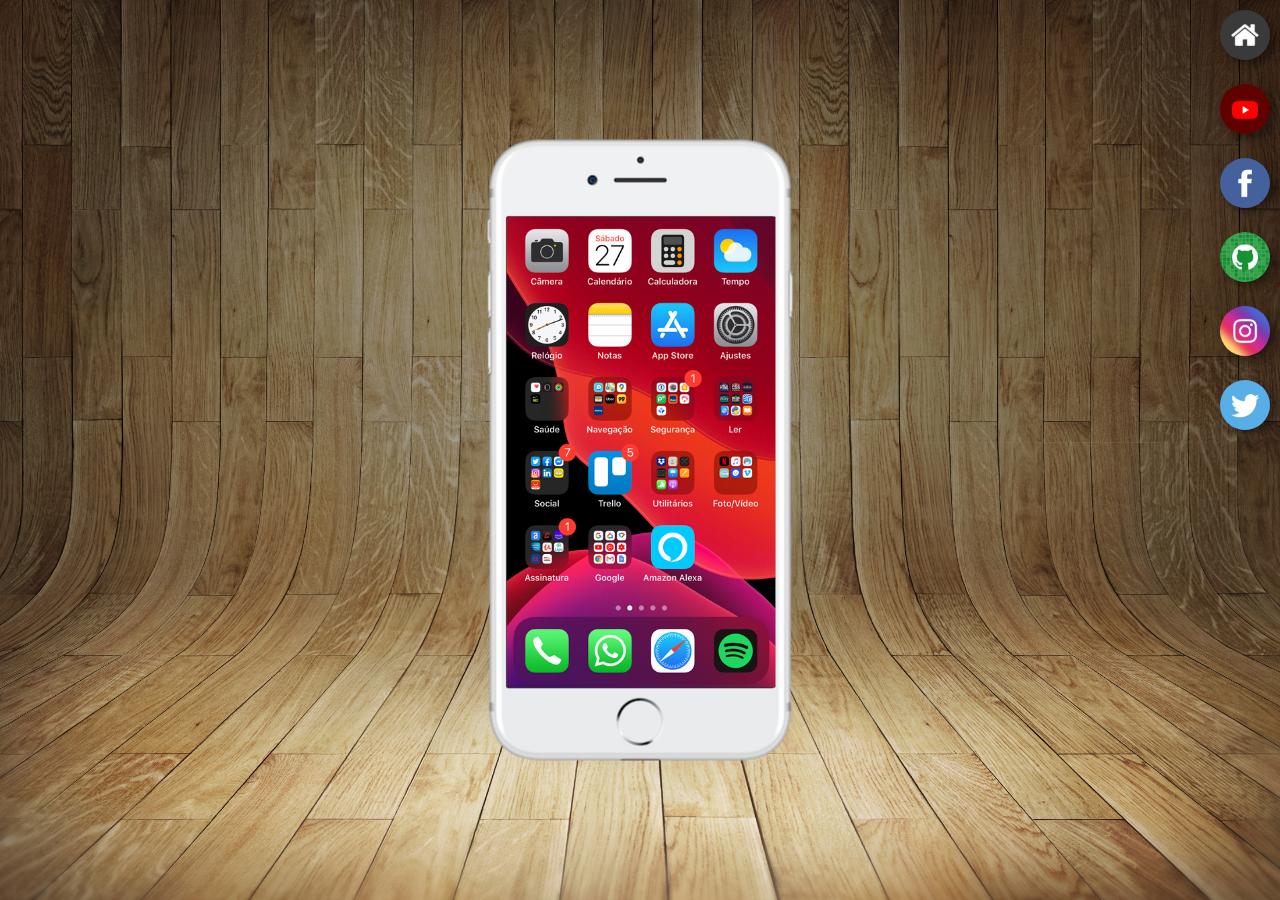
<file: index.htm>
<!DOCTYPE html>
<html lang="pt-br">
<head>
    <meta charset="UTF-8">
    <meta name="viewport" content="width=device-width, initial-scale=1.0">
    <link rel="shortcut icon" href="favicon.ico" type="image/x-icon">
    <link rel="stylesheet" href="esilos/style.css">
    <title>Projeto Redes Sociais</title>
</head>
<body>
    <main>
        <section id="telefone">
            <iframe src="esilos/home.html" frameborder="0" name="tela" id="tela"></iframe>
        </section>
        <section id="redes-sociais">
            <a href="" target="tela"> <img src="imagens/logo-home.jpg" alt="Home"></a> <br>
            <a href="" target="tela"><img src="imagens/logo-youtube.jpg" alt=""></a> <br>
            <a href="" target="tela"><img src="imagens/logo-facebook.jpg" alt=""></a> <br>
            <a href="" target="tela"><img src="imagens/logo-github.jpg" alt=""></a> <br>
            <a href="" target="tela"><img src="imagens/logo-instagram.jpg" alt=""></a> <br>
            <a href="" target="tela"><img src="imagens/logo-twitter.jpg" alt=""></a> <br>
        </section>
    </main>
</body>
</html>
</file>
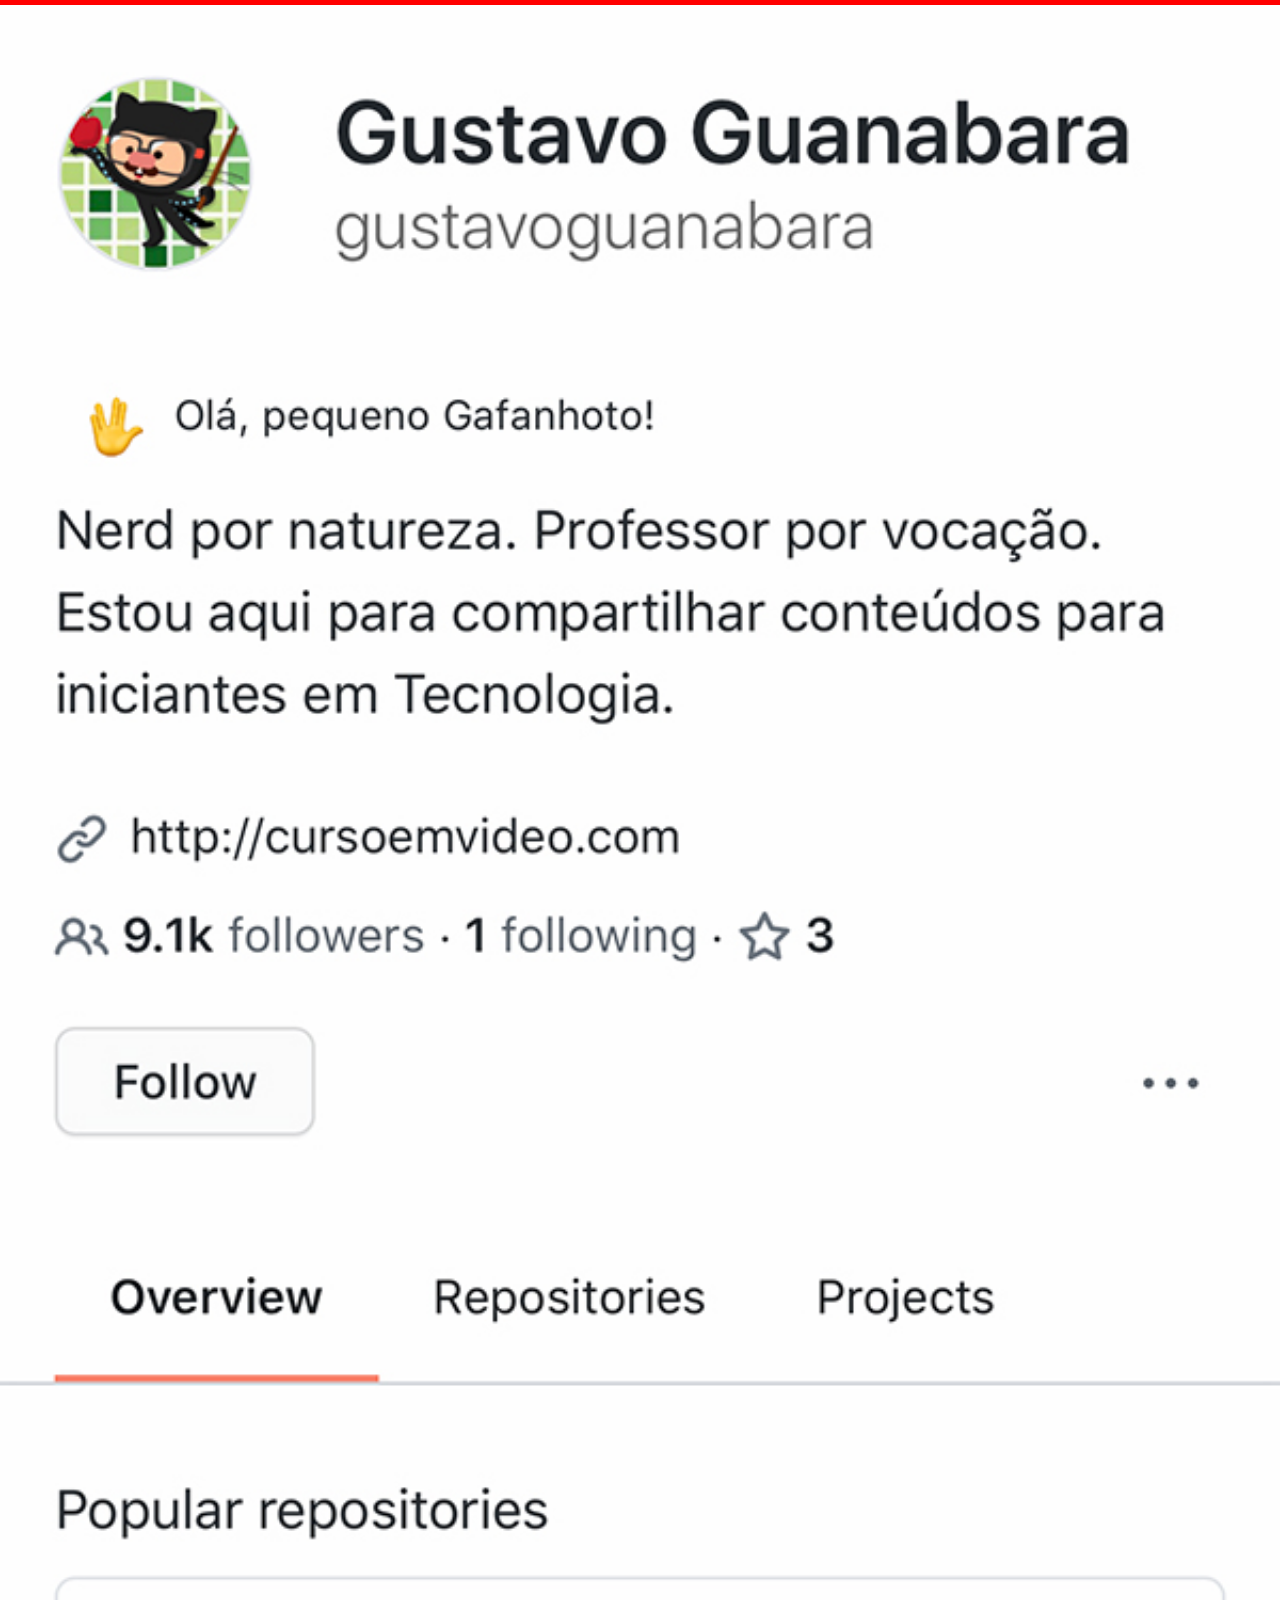
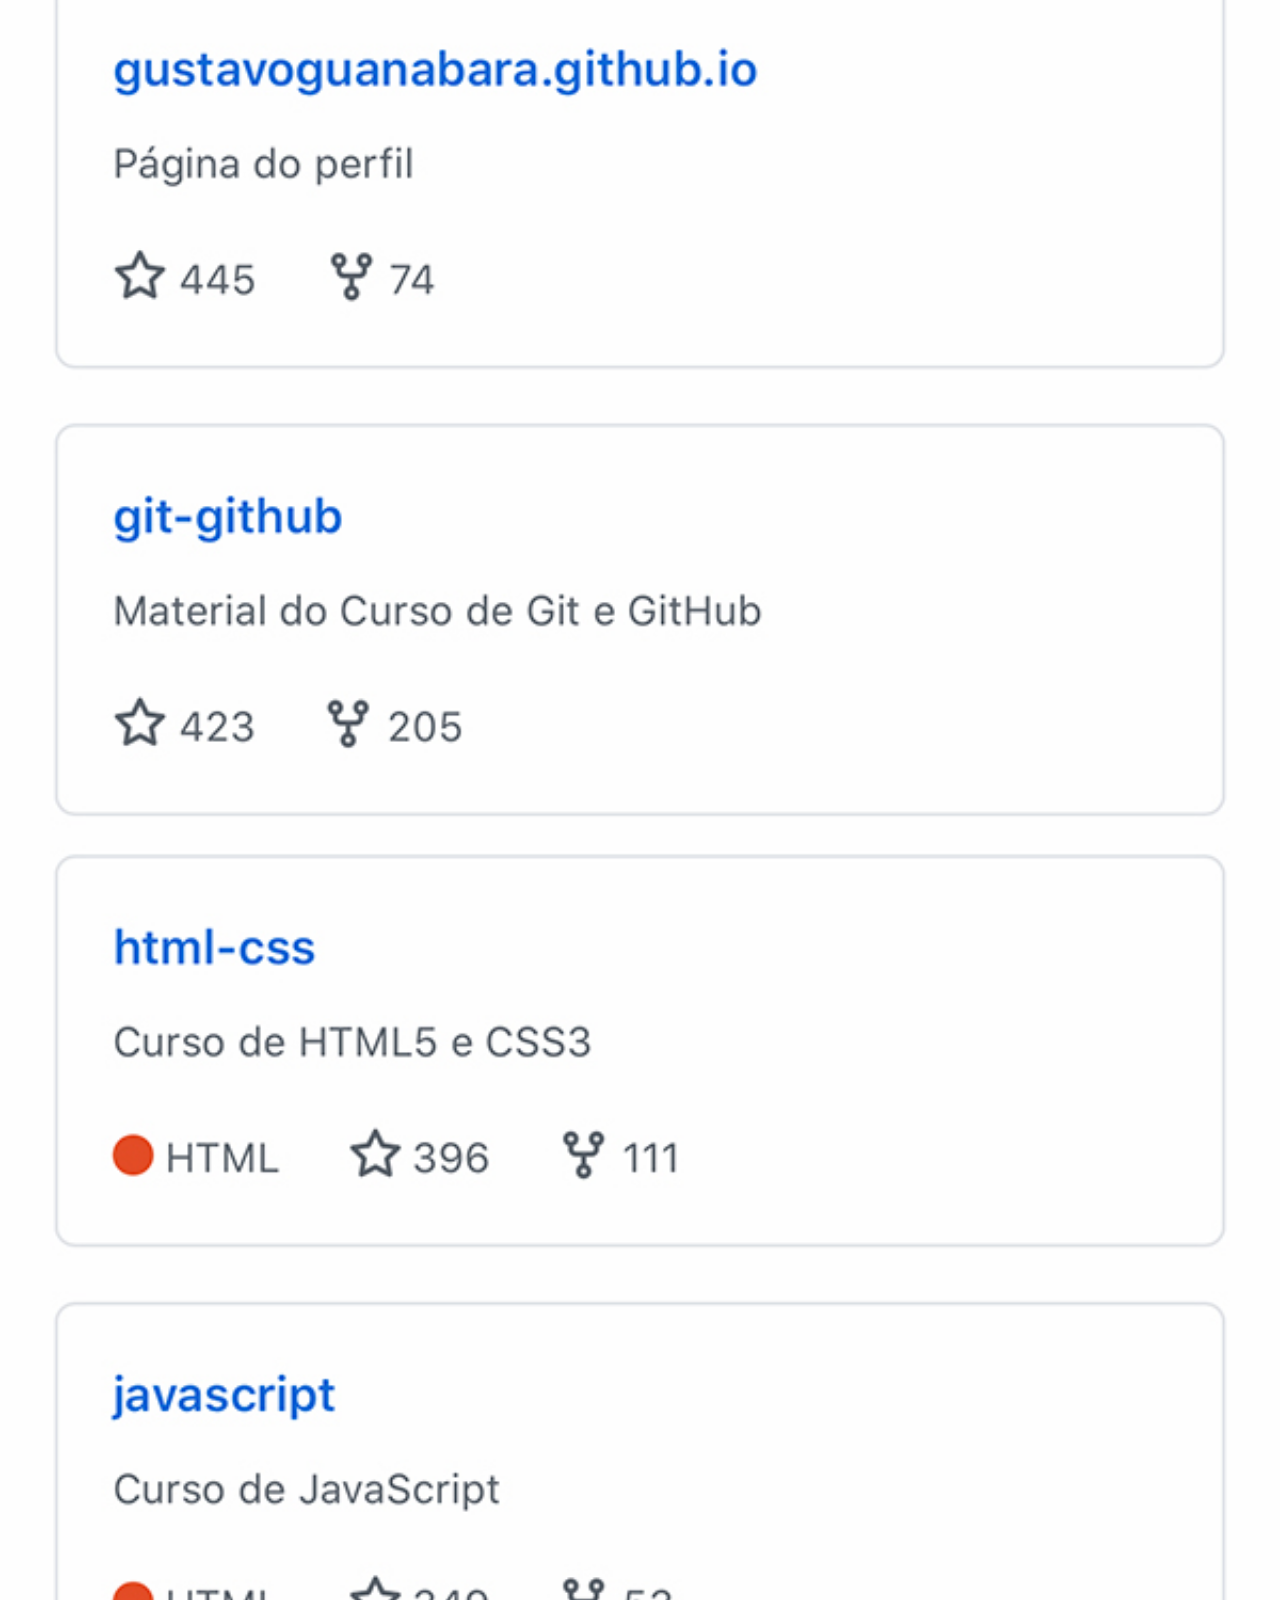
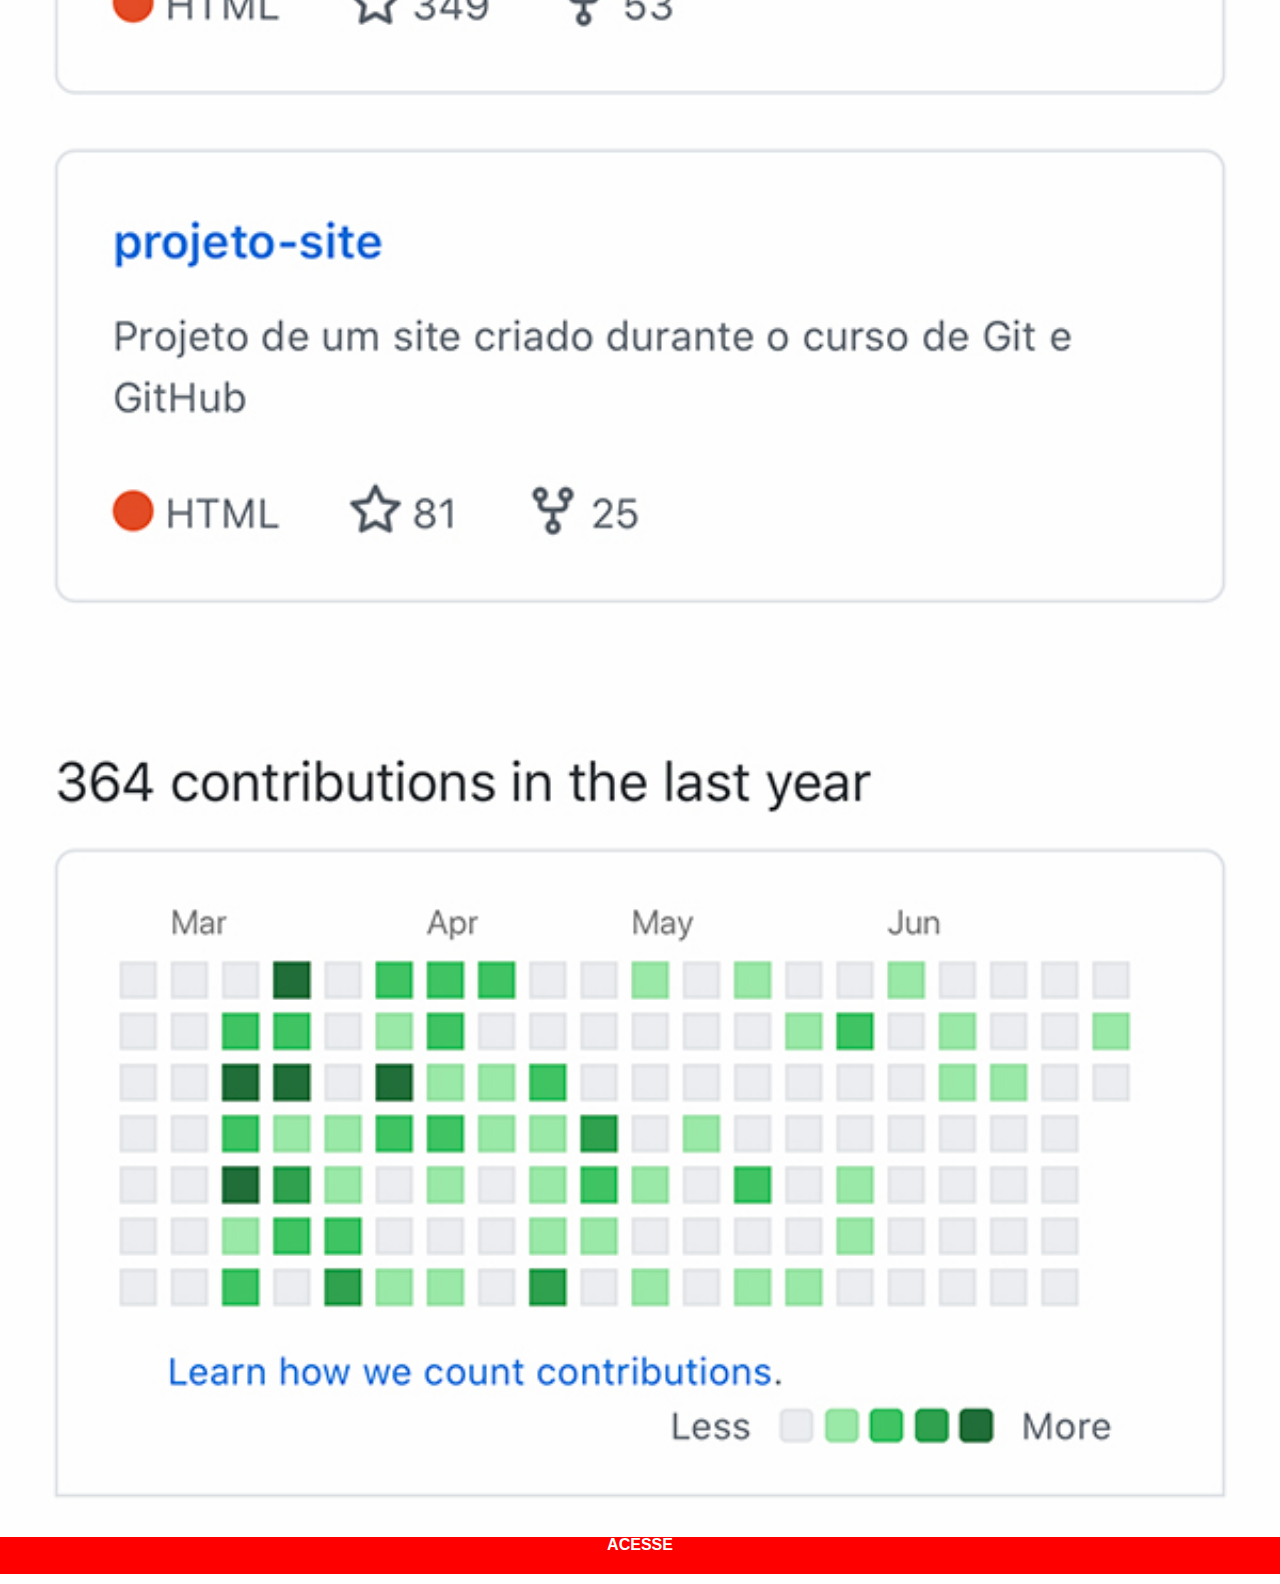
<file: github.html>
<!DOCTYPE html>
<html lang="pt-br">
<head>
    <meta charset="UTF-8">
    <meta name="viewport" content="width=device-width, initial-scale=1.0">
    <title>Github</title>
    <link rel="stylesheet" href="esilos/social.css">
</head>
<body>
    <a href="https://github.com/caioepf" target="_blank"><img src="imagens/tela-github.jpg" alt="Github">ACESSE</a>
</body>
</html>
</file>
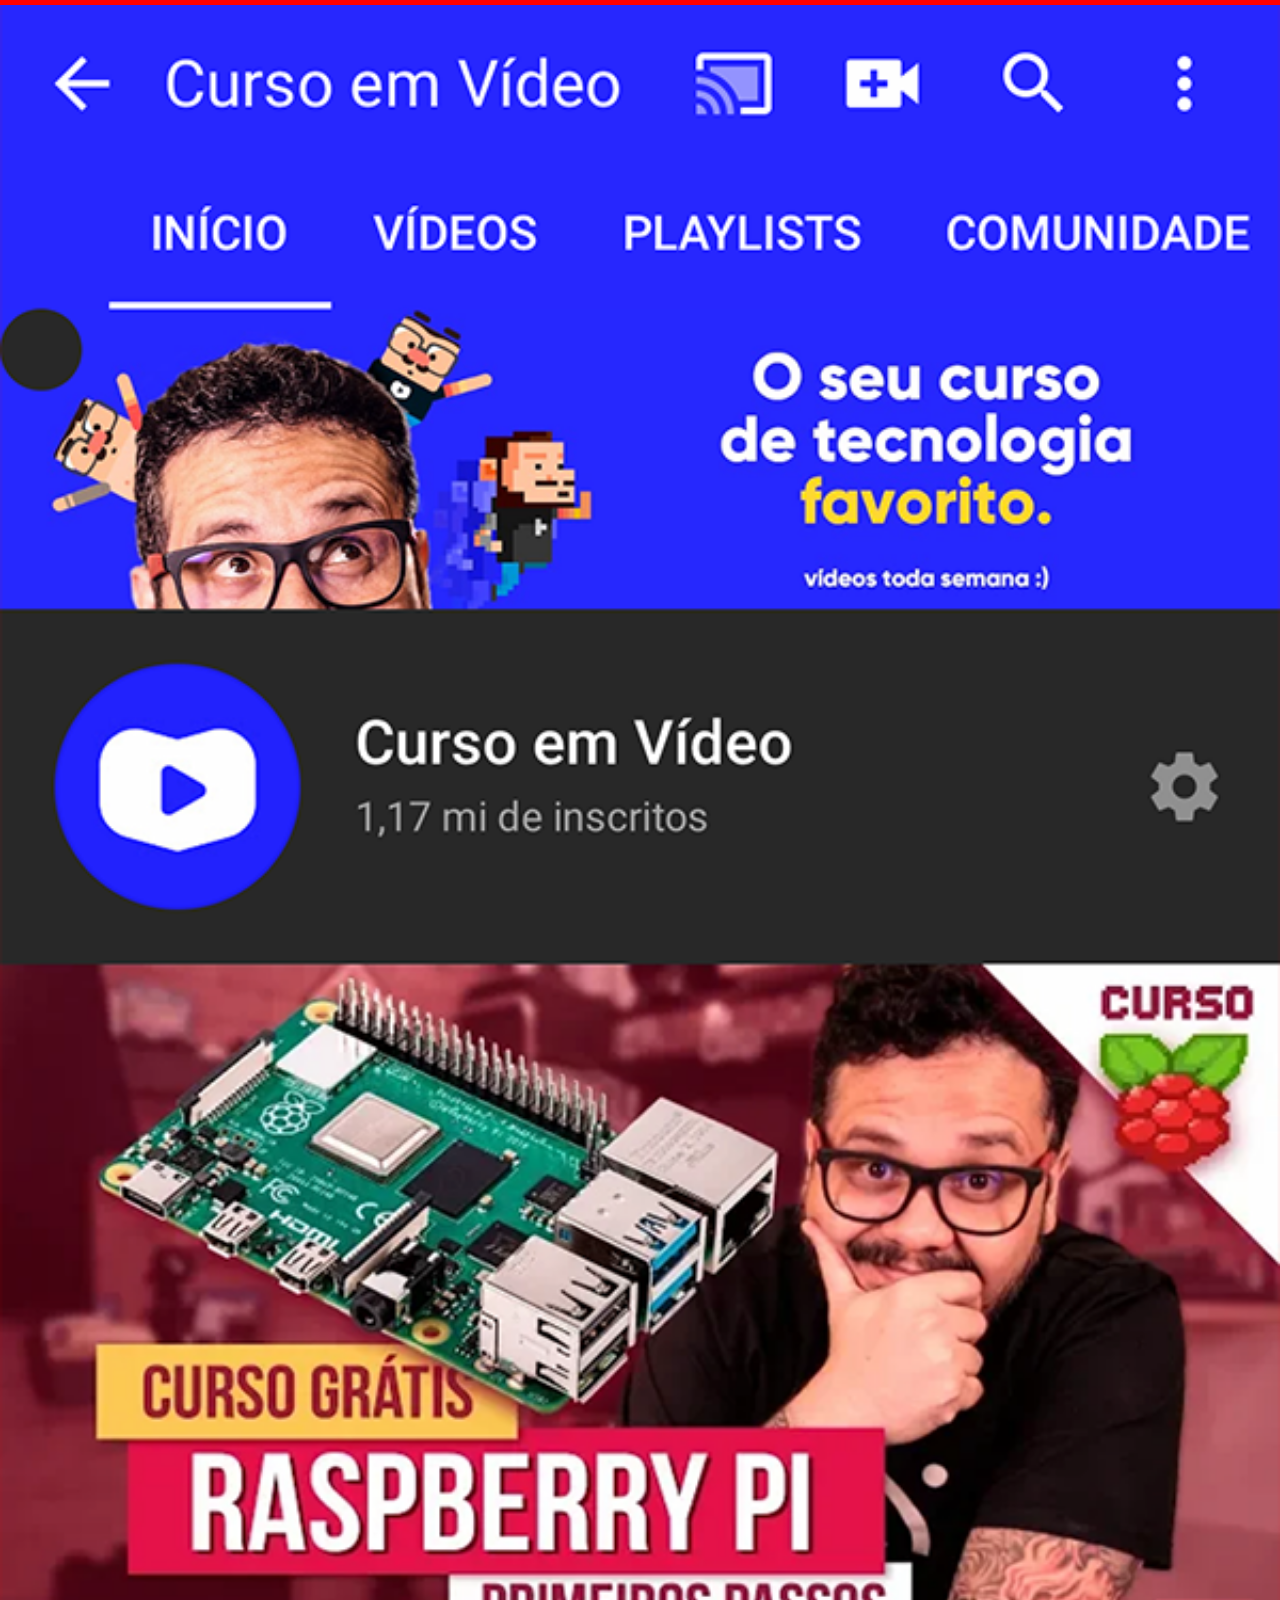
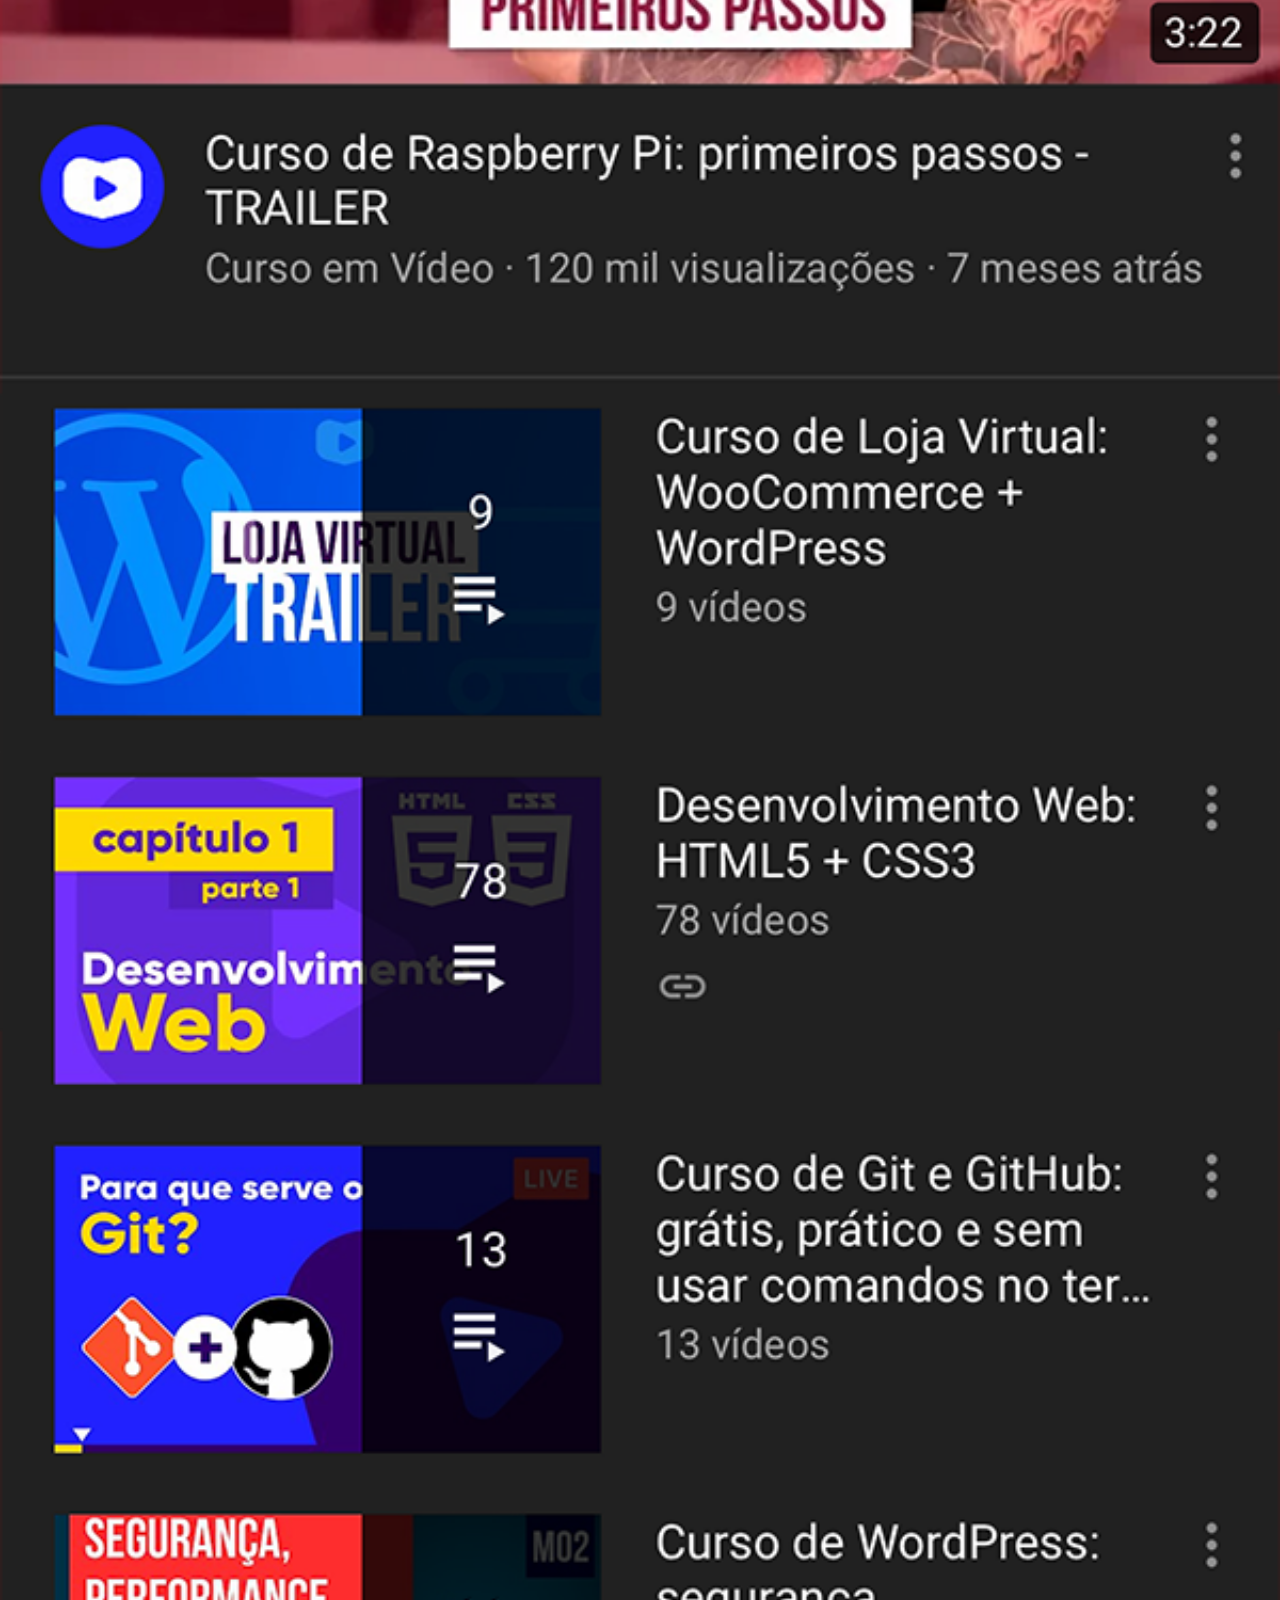
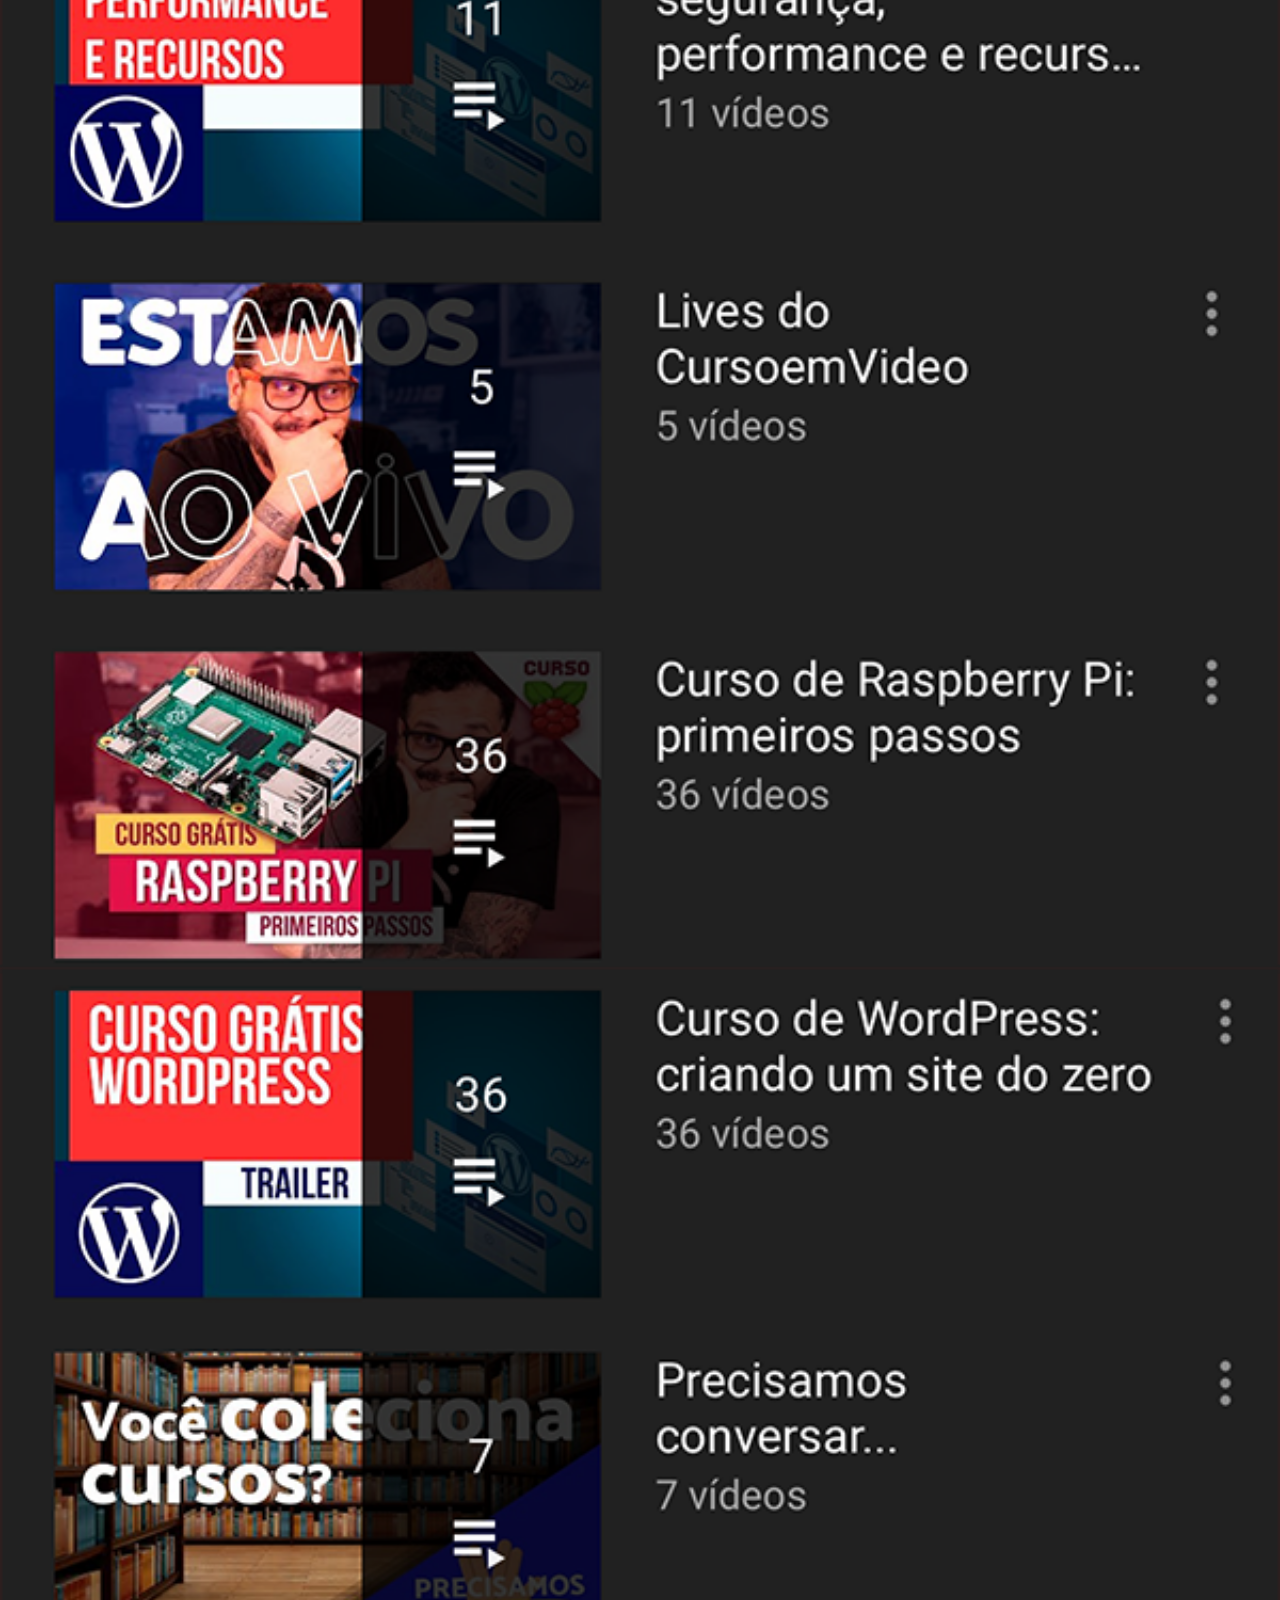
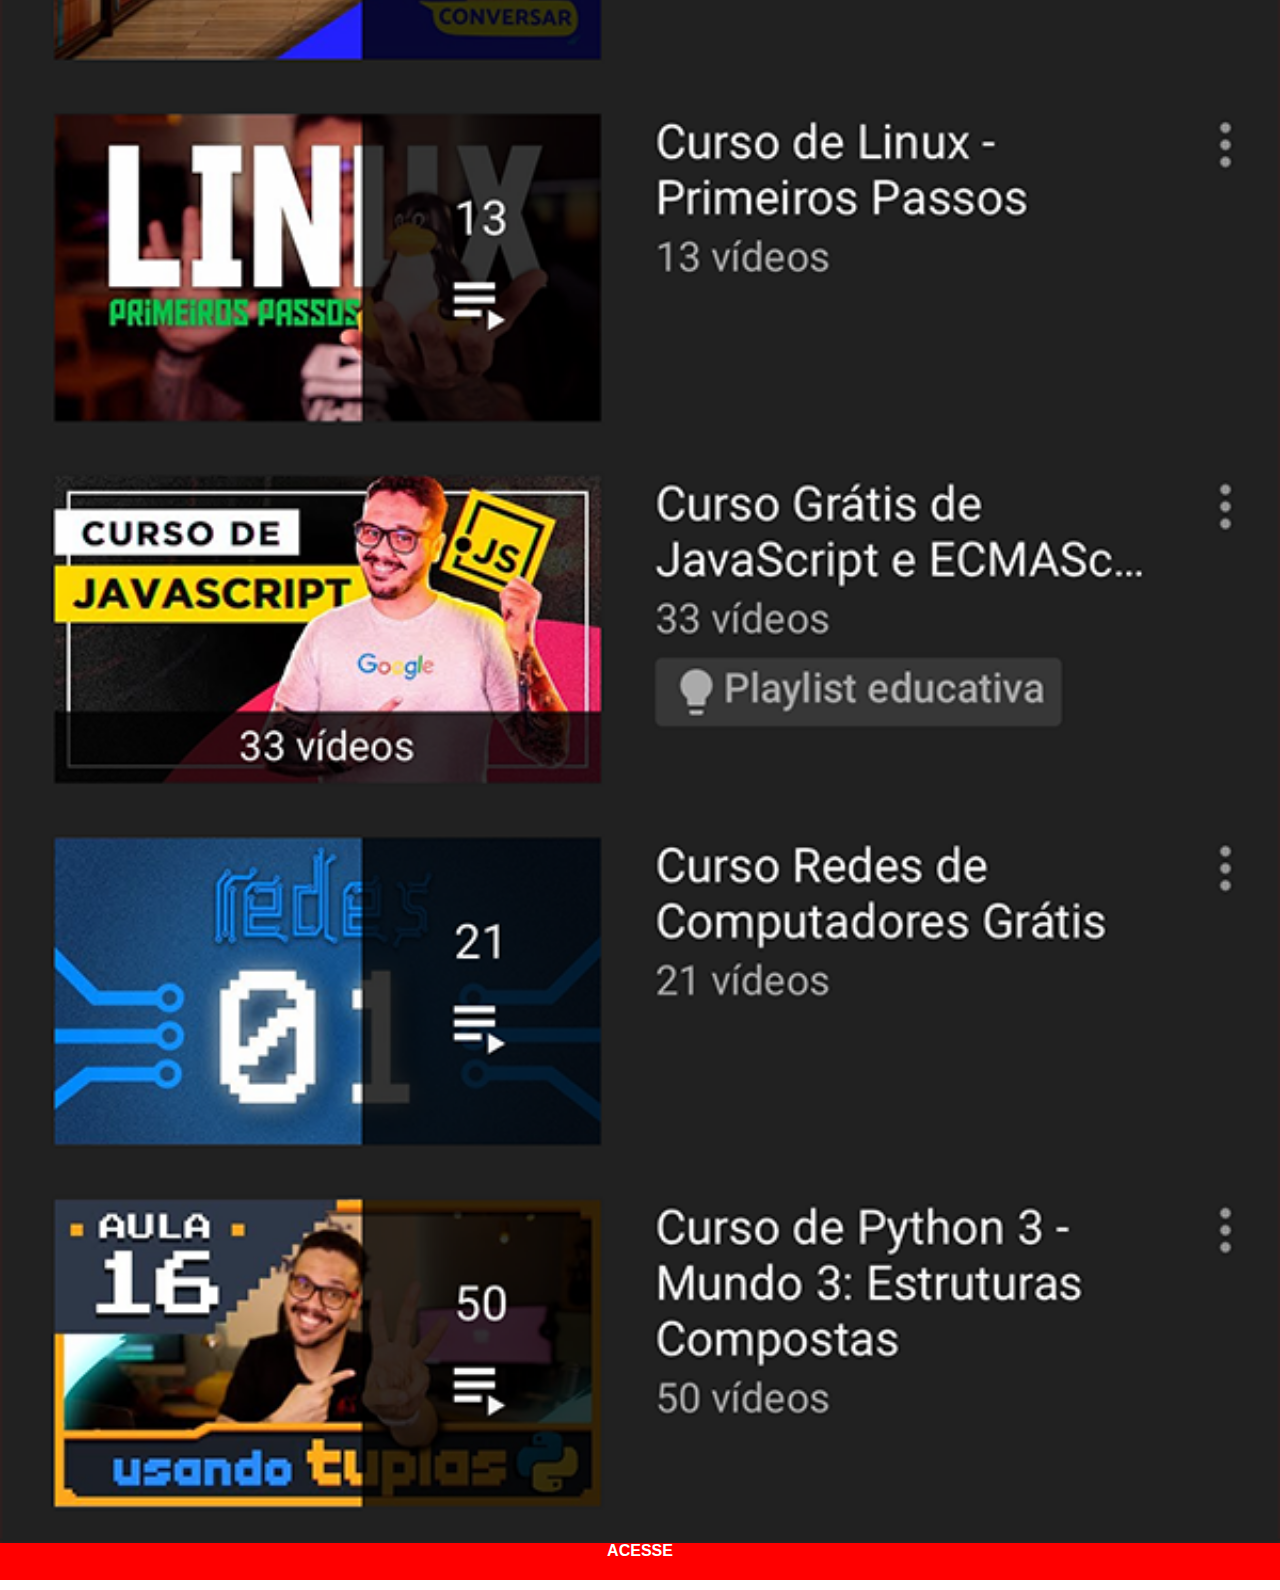
<file: yt.html>
<!DOCTYPE html>
<html lang="pt-br">
<head>
    <meta charset="UTF-8">
    <meta name="viewport" content="width=device-width, initial-scale=1.0">
    <title>Youtube</title>
    <link rel="stylesheet" href="esilos/social.css">
</head>
<body>
    <a href="https://www.youtube.com/watch?v=ar5UB2MxraE&list=PLHz_AreHm4dkcVCk2Bn_fdVQ81Fkrh6WT&index=15" target="_blank"><img src="imagens/tela-youtube.png" alt="">ACESSE</a>
</body>
</html>
</file>
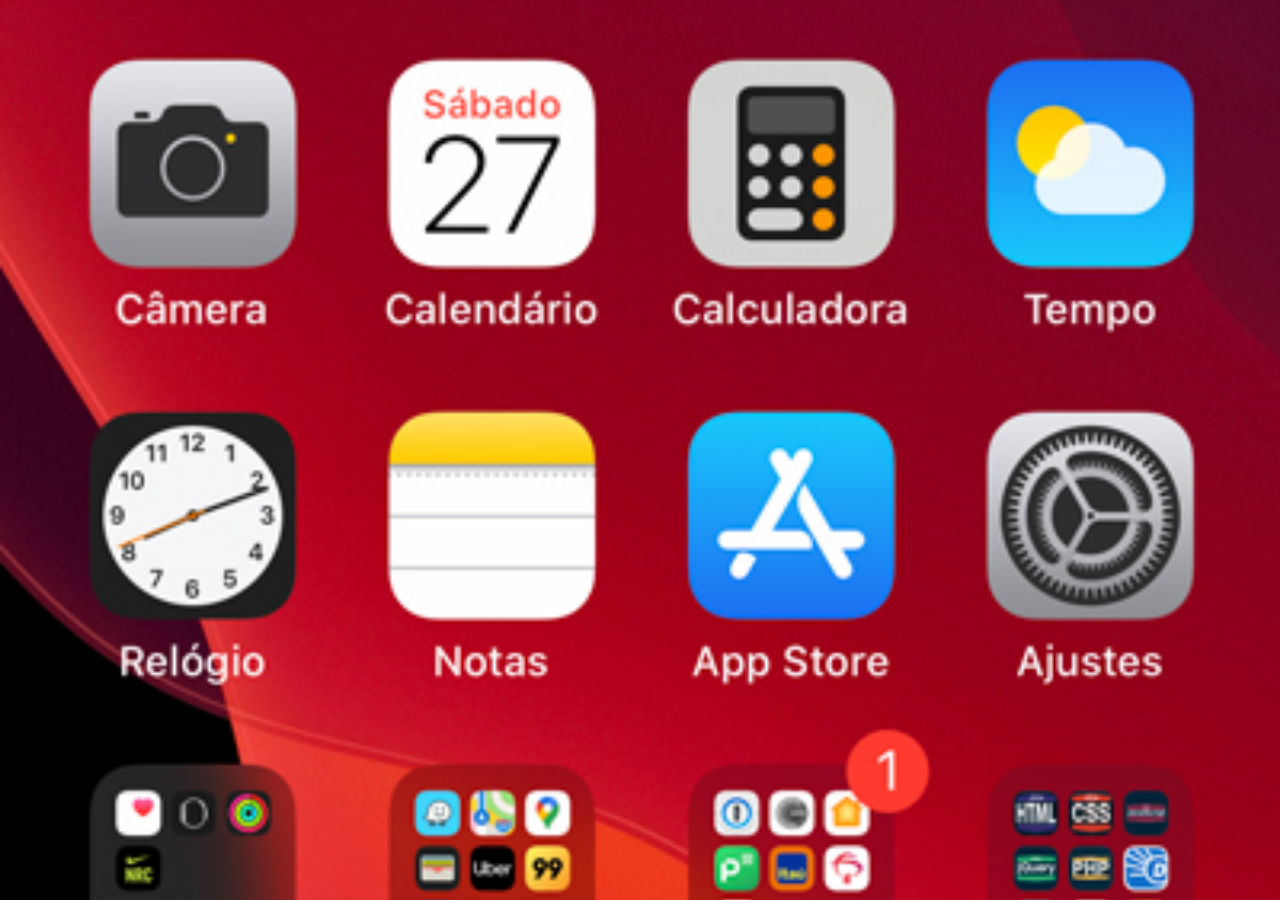
<file: esilos/home.html>
<!DOCTYPE html>
<html lang="pt-br">
<head>
    <meta charset="UTF-8">
    <meta name="viewport" content="width=device-width, initial-scale=1.0">
    <title>Document</title>
</head>
<style>
     * {
        margin: 0px;
        padding: 0px;
    }

    body {
        height: 100vh;
        width: 100vw;
        background: black url('../imagens/tela-home.jpg') no-repeat top center;
        background-size: cover;
    }
</style>
<body>
    
</body>
</html>
</file>
<file: esilos/style.css>
@charset "UTF-8";

* {
    margin: 0px;
    padding: 0px;
    font-family: Arial, Helvetica, sans-serif;
}

html, body {
    height: 100vh;
    width: 100vw;
    background-color: bisque;
}

main {
    height: 100vh;
    position: relative;
} 

body {
    background: url('../imagens/fundo-madeira.jpg') no-repeat top center;
    background-size: cover;
    background-attachment: fixed;
}

section#telefone {
    position: absolute;
    top: 50%;
    left: 50%;
    transform: translate(-50%, -50%);

    height: 627px;
    width: 311px;
    background-color: blue;

    background: url('../imagens/frame-iphone.png');
}

iframe#tela {
    position: relative;
    top:80px;
    left:22px;
    width:269px;
    height:471px ;
}
section#redes-sociais {
    text-align: right;
}

section#redes-sociais img {
    width: 50px;
    height: 50px;
    margin: 10px;
    border-radius: 50%;
    box-shadow: 5px 5px 10px rgba(0, 0, 0, 0.411);
    box-sizing: border-box;
}

section#redes-sociais img:hover {
    border: 2px solid rgba(255, 255, 255, 0.342);
    transform: translate(-3px, -3px);
    transition: transform 0.5s;
}
</file>
<file: esilos/social.css>
@charset "UTF-8";

* {
    margin: -5px;
    padding: -5px;
    font-family: Arial, Helvetica, sans-serif;
}

::-webkit-scrollbar {
    width: 0px;
    height: 0px;
}

a {
    display: block;
    background-color: darkred;
    color: white;
    padding: 20px;
    text-align: center;
    font-weight: bolder;
    text-decoration: none;
}

a:hover {
    background-color: red;
}

img {
    width: 100vw;

}
</file>
